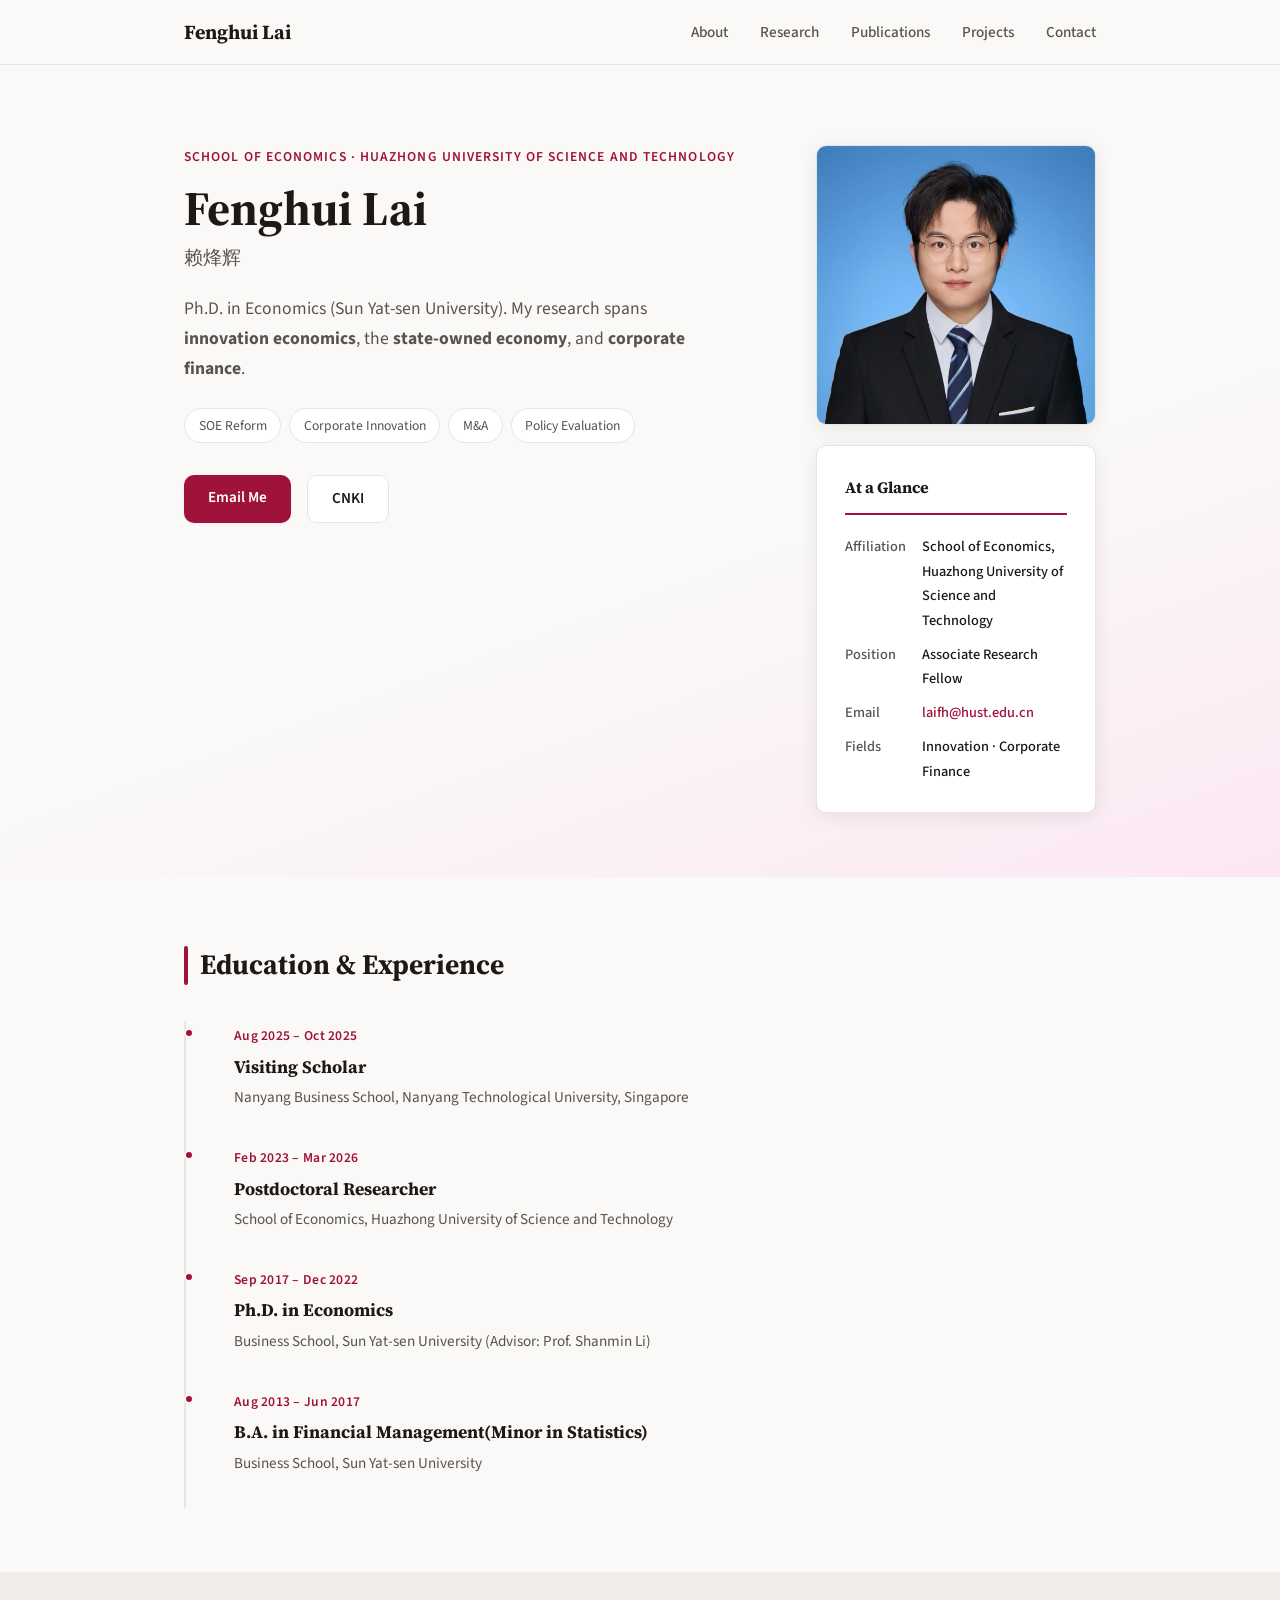
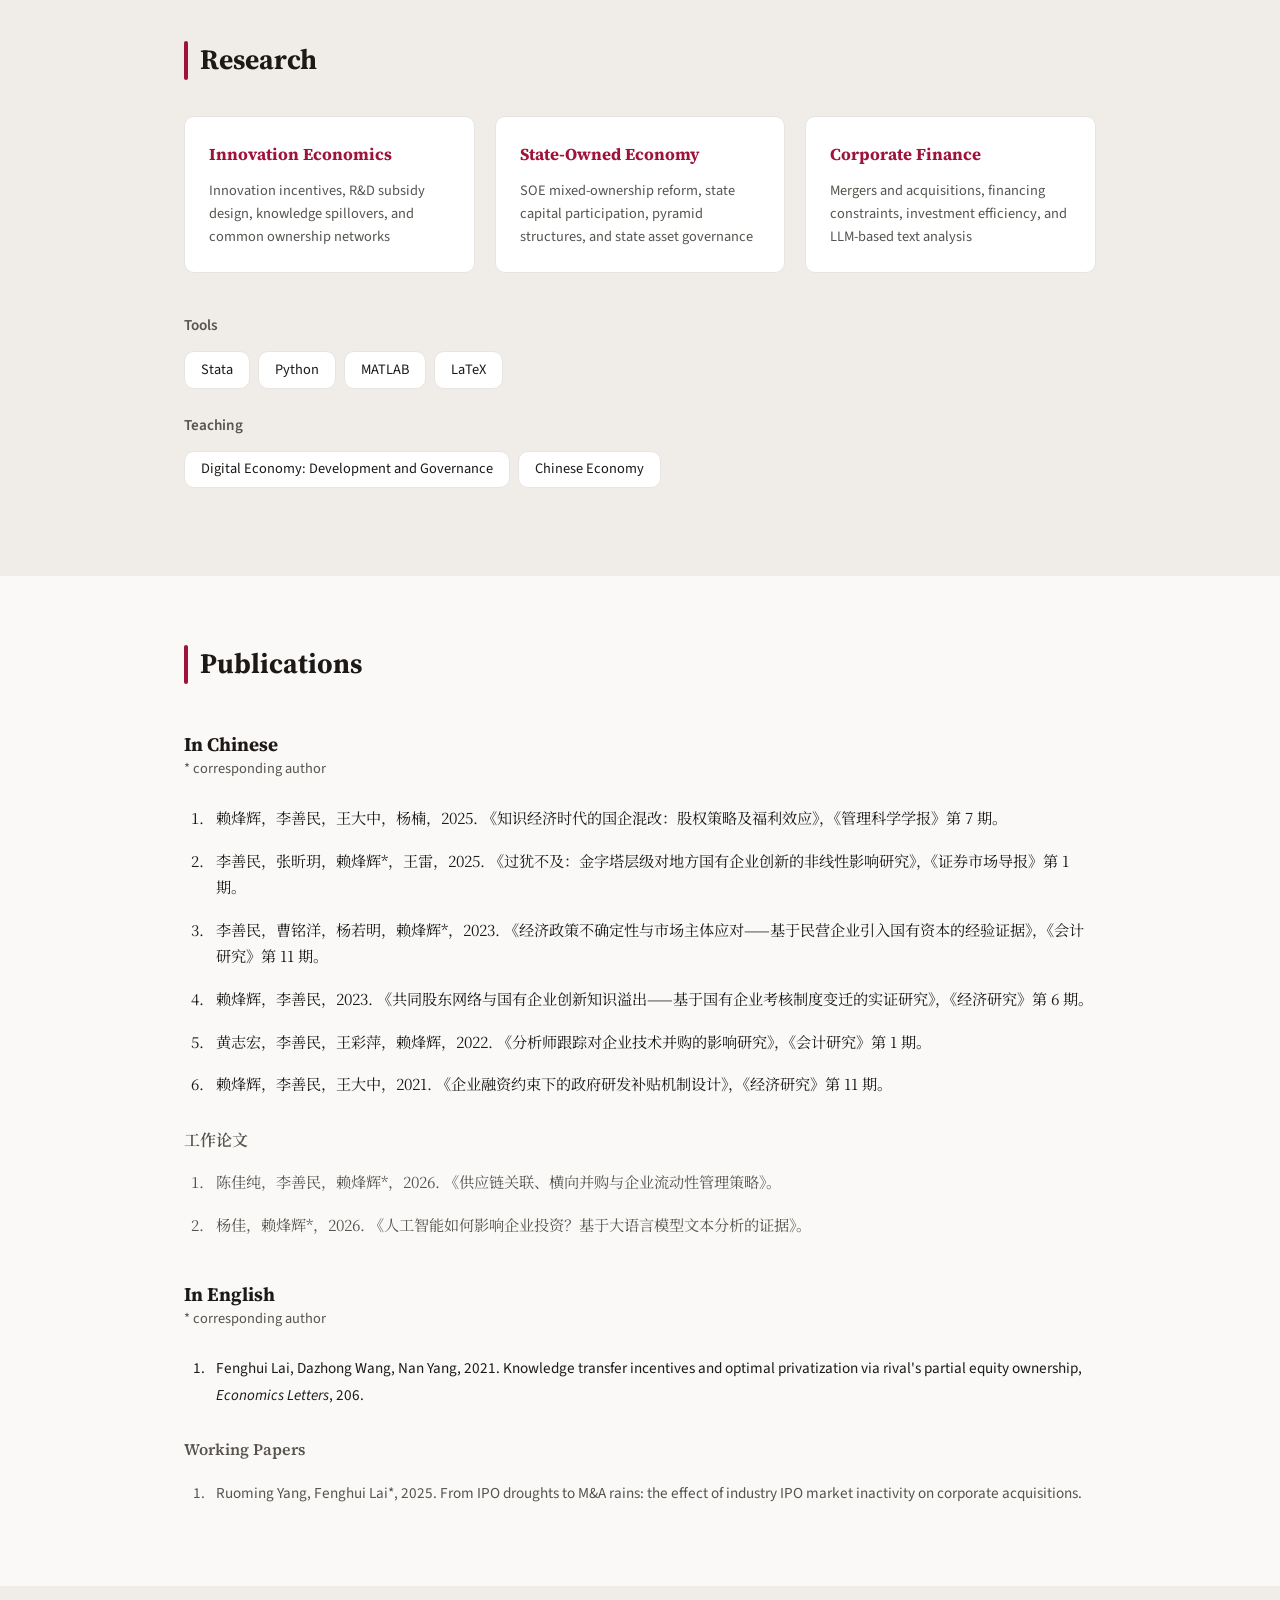
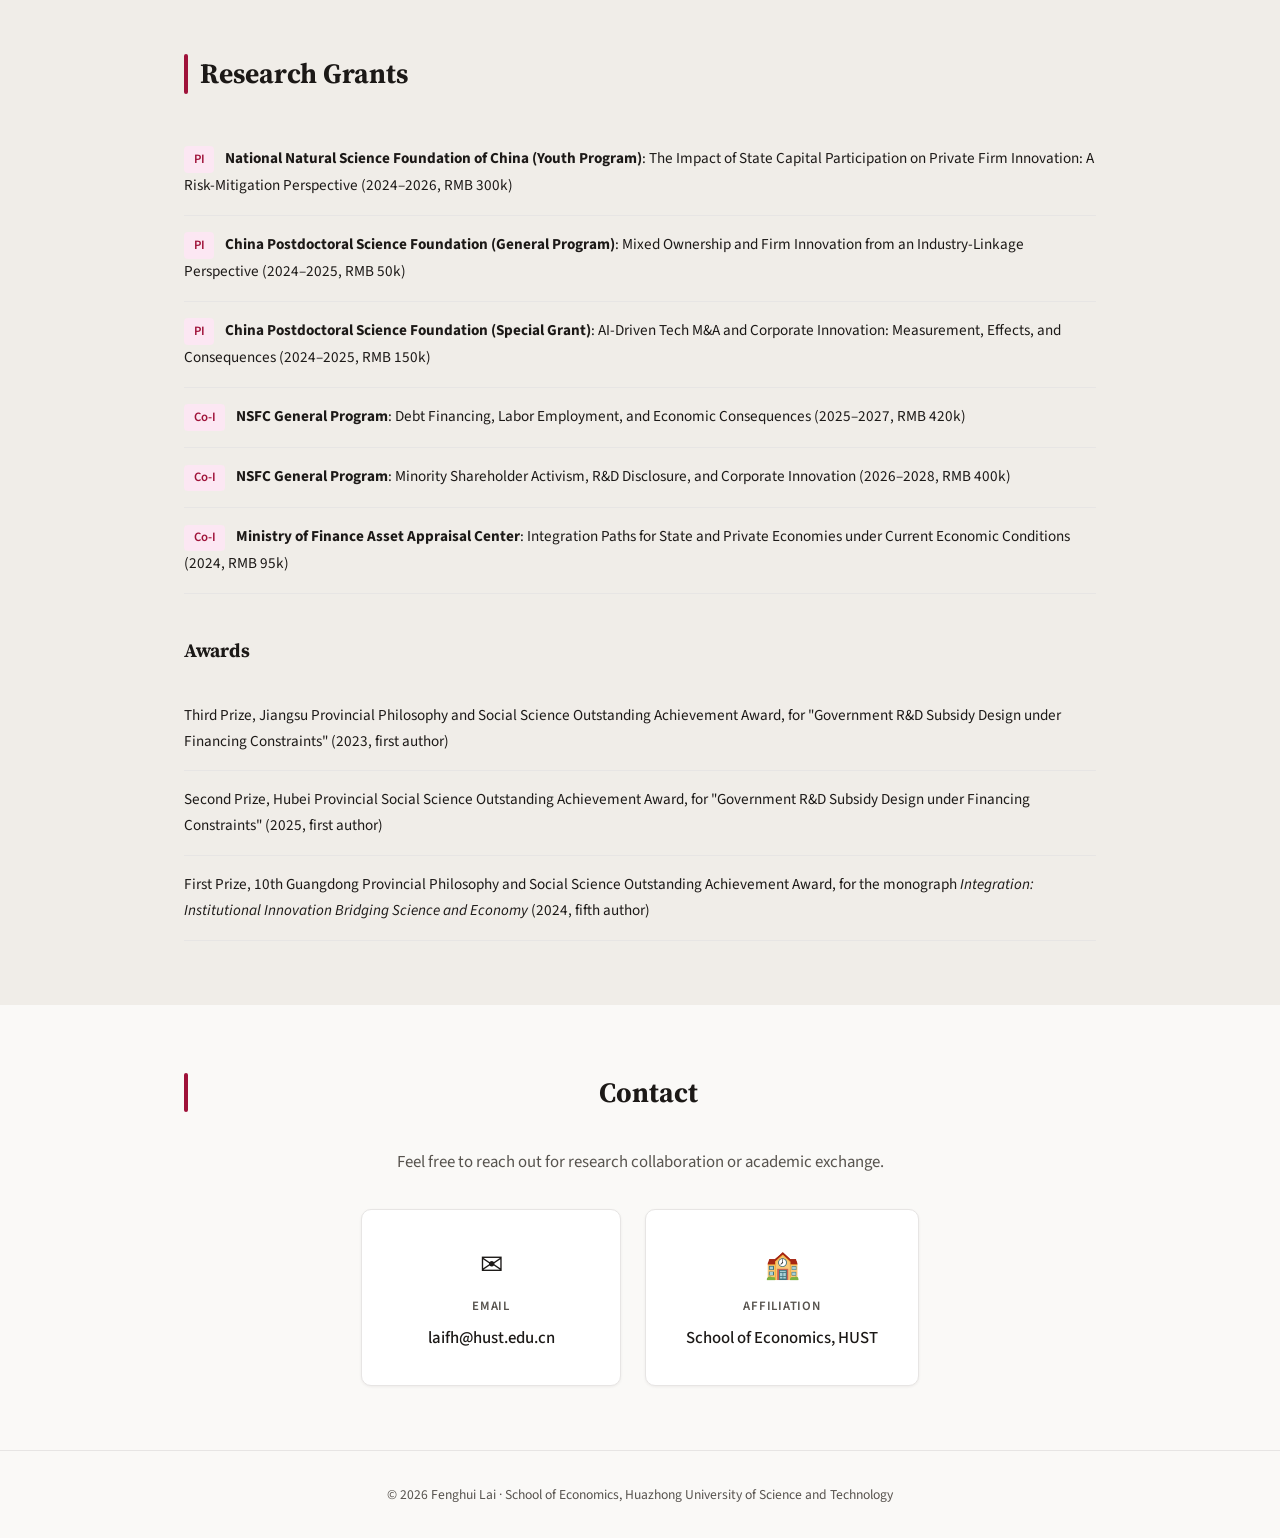
<file: index.html>
<!DOCTYPE html>
<html lang="en">
<head>
  <meta charset="UTF-8">
  <meta name="viewport" content="width=device-width, initial-scale=1.0">
  <meta name="description" content="Fenghui Lai - Associate Research Fellow at Huazhong University of Science and Technology. Research: innovation economics, state-owned economy, corporate finance.">
  <meta name="author" content="Fenghui Lai">
  <title>Fenghui Lai</title>
  <link rel="preconnect" href="https://fonts.googleapis.com">
  <link rel="preconnect" href="https://fonts.gstatic.com" crossorigin>
  <link href="https://fonts.googleapis.com/css2?family=Noto+Serif+SC:wght@400;600;700&family=Source+Serif+4:ital,wght@0,400;0,600;0,700;1,400&family=Source+Sans+3:wght@300;400;500;600&display=swap" rel="stylesheet">
  <link rel="stylesheet" href="css/style.css">
</head>
<body>
  <!-- 顶部导航栏 -->
  <header class="site-header">
    <nav class="nav container">
      <a href="#" class="nav-logo">Fenghui Lai</a>
      <ul class="nav-links">
        <li><a href="#about">About</a></li>
        <li><a href="#research">Research</a></li>
        <li><a href="#publications">Publications</a></li>
        <li><a href="#projects">Projects</a></li>
        <li><a href="#contact">Contact</a></li>
      </ul>
      <button class="nav-toggle" aria-label="Open menu" aria-expanded="false">
        <span></span>
        <span></span>
        <span></span>
      </button>
    </nav>
  </header>

  <main>
    <!-- 首页英雄区 -->
    <section class="hero">
      <div class="container hero-inner">
        <div class="hero-text">
          <p class="hero-label">School of Economics · Huazhong University of Science and Technology</p>
          <h1>Fenghui Lai</h1>
          <p class="hero-subtitle">赖烽辉</p>
          <p class="hero-desc">
            Ph.D. in Economics (Sun Yat-sen University). My research spans
            <strong>innovation economics</strong>, the <strong>state-owned economy</strong>,
            and <strong>corporate finance</strong>.
          </p>
          <div class="hero-tags">
            <span>SOE Reform</span>
            <span>Corporate Innovation</span>
            <span>M&amp;A</span>
            <span>Policy Evaluation</span>
          </div>
          <div class="hero-actions">
            <a href="mailto:laifh@hust.edu.cn" class="btn btn-primary">Email Me</a>
            <a href="https://www.cnki.net/" class="btn btn-outline" target="_blank" rel="noopener">CNKI</a>
          </div>
        </div>
        <div class="hero-aside">
          <!-- 个人照片 -->
          <div class="hero-photo-wrap">
            <img src="photo.jpg" alt="Fenghui Lai" class="hero-photo" width="280" height="280">
          </div>
          <div class="hero-card">
          <h3>At a Glance</h3>
          <dl>
            <dt>Affiliation</dt>
            <dd>School of Economics, Huazhong University of Science and Technology</dd>
            <dt>Position</dt>
            <dd>Associate Research Fellow</dd>
            <dt>Email</dt>
            <dd><a href="mailto:laifh@hust.edu.cn">laifh@hust.edu.cn</a></dd>
            <dt>Fields</dt>
            <dd>Innovation · Corporate Finance </dd>
          </dl>
          </div>
        </div>
      </div>
    </section>

    <!-- 教育背景与经历 -->
    <section id="about" class="section">
      <div class="container">
        <h2 class="section-title">Education &amp; Experience</h2>
        <div class="timeline">
          <article class="timeline-item">
            <time>Aug 2025 – Oct 2025</time>
            <h3>Visiting Scholar</h3>
            <p>Nanyang Business School, Nanyang Technological University, Singapore</p>
          </article>
          <article class="timeline-item">
            <time>Feb 2023 – Mar 2026</time>
            <h3>Postdoctoral Researcher</h3>
            <p>School of Economics, Huazhong University of Science and Technology</p>
          </article>
          <article class="timeline-item">
            <time>Sep 2017 – Dec 2022</time>
            <h3>Ph.D. in Economics</h3>
            <p>Business School, Sun Yat-sen University (Advisor: Prof. Shanmin Li)</p>
          </article>
          <article class="timeline-item">
            <time>Aug 2013 – Jun 2017</time>
            <h3>B.A. in Financial Management(Minor in Statistics)</h3>
            <p>Business School, Sun Yat-sen University</p>
          </article>
        </div>
      </div>
    </section>

    <!-- 研究领域 -->
    <section id="research" class="section section-alt">
      <div class="container">
        <h2 class="section-title">Research</h2>
        <div class="research-grid">
          <div class="research-card">
            <h3>Innovation Economics</h3>
            <p>Innovation incentives, R&amp;D subsidy design, knowledge spillovers, and common ownership networks</p>
          </div>
          <div class="research-card">
            <h3>State-Owned Economy</h3>
            <p>SOE mixed-ownership reform, state capital participation, pyramid structures, and state asset governance</p>
          </div>
          <div class="research-card">
            <h3>Corporate Finance</h3>
            <p>Mergers and acquisitions, financing constraints, investment efficiency, and LLM-based text analysis</p>
          </div>
        </div>
        <div class="skills-block">
          <h3>Tools</h3>
          <div class="skill-tags">
            <span>Stata</span>
            <span>Python</span>
            <span>MATLAB</span>
            <span>LaTeX</span>
          </div>
          <h3>Teaching</h3>
          <div class="skill-tags">
            <span>Digital Economy: Development and Governance</span>
            <span>Chinese Economy</span>
          </div>
        </div>
      </div>
    </section>

    <!-- 发表论文：中英文分开展示 -->
    <section id="publications" class="section">
      <div class="container">
        <h2 class="section-title">Publications</h2>

        <h3 class="subsection-title">In Chinese</h3>
        <p class="section-note zh-note">* corresponding author</p>
        <ol class="pub-list pub-zh">
          <li>
            赖烽辉，李善民，王大中，杨楠，2025. 《知识经济时代的国企混改：股权策略及福利效应》，《管理科学学报》第 7 期。
          </li>
          <li>
            李善民，张昕玥，赖烽辉*，王雷，2025. 《过犹不及：金字塔层级对地方国有企业创新的非线性影响研究》，《证券市场导报》第 1 期。
          </li>
          <li>
            李善民，曹铭洋，杨若明，赖烽辉*，2023. 《经济政策不确定性与市场主体应对——基于民营企业引入国有资本的经验证据》，《会计研究》第 11 期。
          </li>
          <li>
            赖烽辉，李善民，2023. 《共同股东网络与国有企业创新知识溢出——基于国有企业考核制度变迁的实证研究》，《经济研究》第 6 期。
          </li>
          <li>
            黄志宏，李善民，王彩萍，赖烽辉，2022. 《分析师跟踪对企业技术并购的影响研究》，《会计研究》第 1 期。
          </li>
          <li>
            赖烽辉，李善民，王大中，2021. 《企业融资约束下的政府研发补贴机制设计》，《经济研究》第 11 期。
          </li>
        </ol>

        <h4 class="subsubsection-title pub-zh">工作论文</h4>
        <ol class="pub-list pub-zh working">
          <li>
            陈佳纯，李善民，赖烽辉*，2026. 《供应链关联、横向并购与企业流动性管理策略》。
          </li>
          <li>
            杨佳，赖烽辉*，2026. 《人工智能如何影响企业投资？基于大语言模型文本分析的证据》。
          </li>
        </ol>

        <h3 class="subsection-title">In English</h3>
        <p class="section-note">* corresponding author</p>
        <ol class="pub-list">
          <li>
            Fenghui Lai, Dazhong Wang, Nan Yang, 2021. Knowledge transfer incentives and optimal privatization via rival's partial equity ownership, <em>Economics Letters</em>, 206.
          </li>
        </ol>

        <h4 class="subsubsection-title">Working Papers</h4>
        <ol class="pub-list working">
          <li>
            Ruoming Yang, Fenghui Lai*, 2025. From IPO droughts to M&amp;A rains: the effect of industry IPO market inactivity on corporate acquisitions.
          </li>
        </ol>
      </div>
    </section>

    <!-- 科研项目 -->
    <section id="projects" class="section section-alt">
      <div class="container">
        <h2 class="section-title">Research Grants</h2>
        <ul class="project-list">
          <li>
            <span class="project-role">PI</span>
            <strong>National Natural Science Foundation of China (Youth Program)</strong>: The Impact of State Capital Participation on Private Firm Innovation: A Risk-Mitigation Perspective (2024–2026, RMB 300k)
          </li>
          <li>
            <span class="project-role">PI</span>
            <strong>China Postdoctoral Science Foundation (General Program)</strong>: Mixed Ownership and Firm Innovation from an Industry-Linkage Perspective (2024–2025, RMB 50k)
          </li>
          <li>
            <span class="project-role">PI</span>
            <strong>China Postdoctoral Science Foundation (Special Grant)</strong>: AI-Driven Tech M&amp;A and Corporate Innovation: Measurement, Effects, and Consequences (2024–2025, RMB 150k)
          </li>
          <li>
            <span class="project-role">Co-I</span>
            <strong>NSFC General Program</strong>: Debt Financing, Labor Employment, and Economic Consequences (2025–2027, RMB 420k)
          </li>
          <li>
            <span class="project-role">Co-I</span>
            <strong>NSFC General Program</strong>: Minority Shareholder Activism, R&amp;D Disclosure, and Corporate Innovation (2026–2028, RMB 400k)
          </li>
          <li>
            <span class="project-role">Co-I</span>
            <strong>Ministry of Finance Asset Appraisal Center</strong>: Integration Paths for State and Private Economies under Current Economic Conditions (2024, RMB 95k)
          </li>
        </ul>

        <h3 class="subsection-title">Awards</h3>
        <ul class="award-list">
          <li>Third Prize, Jiangsu Provincial Philosophy and Social Science Outstanding Achievement Award, for "Government R&amp;D Subsidy Design under Financing Constraints" (2023, first author)</li>
          <li>Second Prize, Hubei Provincial Social Science Outstanding Achievement Award, for "Government R&amp;D Subsidy Design under Financing Constraints" (2025, first author)</li>
          <li>First Prize, 10th Guangdong Provincial Philosophy and Social Science Outstanding Achievement Award, for the monograph <em>Integration: Institutional Innovation Bridging Science and Economy</em> (2024, fifth author)</li>
        </ul>

      </div>
    </section>

    <!-- 联系方式 -->
    <section id="contact" class="section contact-section">
      <div class="container contact-inner">
        <h2 class="section-title">Contact</h2>
        <p>Feel free to reach out for research collaboration or academic exchange.</p>
        <div class="contact-cards">
          <a href="mailto:laifh@hust.edu.cn" class="contact-card">
            <span class="contact-icon">✉</span>
            <span class="contact-label">Email</span>
            <span class="contact-value">laifh@hust.edu.cn</span>
          </a>
          <div class="contact-card">
            <span class="contact-icon">🏫</span>
            <span class="contact-label">Affiliation</span>
            <span class="contact-value">School of Economics, HUST</span>
          </div>
        </div>
      </div>
    </section>
  </main>

  <!-- 页脚 -->
  <footer class="site-footer">
    <div class="container">
      <p>© <span id="year"></span> Fenghui Lai · School of Economics, Huazhong University of Science and Technology</p>
    </div>
  </footer>

  <script src="js/main.js"></script>
</body>
</html>
</file>
<file: css/style.css>
/* ===== CSS 变量：配色与排版 ===== */
:root {
  --color-bg: #faf9f7;
  --color-bg-alt: #f0ede8;
  --color-surface: #ffffff;
  --color-text: #1c1917;
  --color-text-muted: #57534e;
  --color-accent: #9f1239;
  --color-accent-light: #fce7f3;
  --color-border: #e7e5e4;
  --font-serif: "Source Serif 4", "Noto Serif SC", Georgia, serif;
  --font-serif-zh: "Noto Serif SC", "Songti SC", serif;
  --font-sans: "Source Sans 3", -apple-system, sans-serif;
  --shadow-sm: 0 1px 3px rgba(28, 25, 23, 0.06);
  --shadow-md: 0 4px 20px rgba(28, 25, 23, 0.08);
  --radius: 10px;
  --max-width: 960px;
}

/* ===== 全局重置与基础样式 ===== */
*,
*::before,
*::after {
  box-sizing: border-box;
  margin: 0;
  padding: 0;
}

html {
  scroll-behavior: smooth;
}

body {
  font-family: var(--font-sans);
  font-size: 1.05rem;
  line-height: 1.7;
  color: var(--color-text);
  background: var(--color-bg);
}

a {
  color: var(--color-accent);
  text-decoration: none;
  transition: opacity 0.2s;
}

a:hover {
  opacity: 0.8;
}

.container {
  max-width: var(--max-width);
  margin: 0 auto;
  padding: 0 1.5rem;
}

/* ===== 导航栏 ===== */
.site-header {
  position: sticky;
  top: 0;
  z-index: 100;
  background: rgba(250, 249, 247, 0.92);
  backdrop-filter: blur(12px);
  border-bottom: 1px solid var(--color-border);
}

.nav {
  display: flex;
  align-items: center;
  justify-content: space-between;
  height: 64px;
}

.nav-logo {
  font-family: var(--font-serif);
  font-size: 1.25rem;
  font-weight: 700;
  color: var(--color-text);
}

.nav-links {
  display: flex;
  gap: 2rem;
  list-style: none;
}

.nav-links a {
  color: var(--color-text-muted);
  font-size: 0.95rem;
  font-weight: 500;
}

.nav-links a:hover {
  color: var(--color-accent);
  opacity: 1;
}

.nav-toggle {
  display: none;
  flex-direction: column;
  gap: 5px;
  background: none;
  border: none;
  cursor: pointer;
  padding: 4px;
}

.nav-toggle span {
  display: block;
  width: 22px;
  height: 2px;
  background: var(--color-text);
  transition: transform 0.3s;
}

/* ===== 英雄区 ===== */
.hero {
  padding: 5rem 0 4rem;
  background: linear-gradient(160deg, var(--color-bg) 60%, var(--color-accent-light) 100%);
}

.hero-inner {
  display: grid;
  grid-template-columns: 1fr 280px;
  gap: 3rem;
  align-items: start;
}

/* 右侧栏：照片 + 信息卡片 */
.hero-aside {
  display: flex;
  flex-direction: column;
  gap: 1.25rem;
}

/* 照片容器 */
.hero-photo-wrap {
  overflow: hidden;
  border-radius: var(--radius);
  border: 1px solid var(--color-border);
  box-shadow: var(--shadow-md);
  background: var(--color-surface);
}

/* 个人照片 */
.hero-photo {
  display: block;
  width: 100%;
  height: auto;
  aspect-ratio: 1;
  object-fit: cover;
  object-position: center top;
}

.hero-label {
  font-size: 0.85rem;
  font-weight: 600;
  letter-spacing: 0.08em;
  text-transform: uppercase;
  color: var(--color-accent);
  margin-bottom: 0.75rem;
}

.hero h1 {
  font-family: var(--font-serif);
  font-size: 3rem;
  font-weight: 700;
  line-height: 1.2;
  margin-bottom: 0.25rem;
}

.hero-subtitle {
  font-size: 1.2rem;
  color: var(--color-text-muted);
  margin-bottom: 1.25rem;
}

.hero-desc {
  font-size: 1.1rem;
  color: var(--color-text-muted);
  max-width: 520px;
  margin-bottom: 1.5rem;
}

.hero-tags {
  display: flex;
  flex-wrap: wrap;
  gap: 0.5rem;
  margin-bottom: 2rem;
}

.hero-tags span {
  padding: 0.3rem 0.85rem;
  background: var(--color-surface);
  border: 1px solid var(--color-border);
  border-radius: 999px;
  font-size: 0.85rem;
  color: var(--color-text-muted);
}

.hero-actions {
  display: flex;
  gap: 1rem;
}

.btn {
  display: inline-block;
  padding: 0.65rem 1.5rem;
  border-radius: var(--radius);
  font-weight: 600;
  font-size: 0.95rem;
  transition: transform 0.15s, box-shadow 0.15s;
}

.btn:hover {
  opacity: 1;
  transform: translateY(-1px);
}

.btn-primary {
  background: var(--color-accent);
  color: #fff;
  box-shadow: var(--shadow-sm);
}

.btn-outline {
  border: 1.5px solid var(--color-border);
  color: var(--color-text);
  background: var(--color-surface);
}

.hero-card {
  background: var(--color-surface);
  border: 1px solid var(--color-border);
  border-radius: var(--radius);
  padding: 1.75rem;
  box-shadow: var(--shadow-md);
}

.hero-card h3 {
  font-family: var(--font-serif);
  font-size: 1rem;
  margin-bottom: 1.25rem;
  padding-bottom: 0.75rem;
  border-bottom: 2px solid var(--color-accent);
}

.hero-card dl {
  display: grid;
  grid-template-columns: auto 1fr;
  gap: 0.6rem 1rem;
  font-size: 0.9rem;
}

.hero-card dt {
  color: var(--color-text-muted);
  font-weight: 500;
}

.hero-card dd {
  font-weight: 500;
}

/* ===== 通用区块 ===== */
.section {
  padding: 4rem 0;
}

.section-alt {
  background: var(--color-bg-alt);
}

.section-title {
  font-family: var(--font-serif);
  font-size: 1.75rem;
  font-weight: 700;
  margin-bottom: 2rem;
  position: relative;
  padding-left: 1rem;
}

.section-title::before {
  content: "";
  position: absolute;
  left: 0;
  top: 0.15em;
  bottom: 0.15em;
  width: 4px;
  background: var(--color-accent);
  border-radius: 2px;
}

.section-note {
  color: var(--color-text-muted);
  font-size: 0.9rem;
  margin-top: -1.5rem;
  margin-bottom: 1.5rem;
}

.subsection-title {
  font-family: var(--font-serif);
  font-size: 1.2rem;
  margin: 2.5rem 0 1.25rem;
  color: var(--color-text);
}

.subsubsection-title {
  font-family: var(--font-serif);
  font-size: 1rem;
  font-weight: 600;
  margin: 1.75rem 0 1rem;
  color: var(--color-text-muted);
}

/* 中文论文列表使用衬线中文字体 */
.pub-list.pub-zh {
  font-family: var(--font-serif-zh);
  font-size: 0.98rem;
}

.pub-zh.subsubsection-title {
  font-family: var(--font-serif-zh);
}

/* ===== 时间线 ===== */
.timeline {
  position: relative;
  padding-left: 1.5rem;
  border-left: 2px solid var(--color-border);
}

.timeline-item {
  position: relative;
  padding-bottom: 2rem;
  padding-left: 1.5rem;
}

.timeline-item::before {
  content: "";
  position: absolute;
  left: -1.65rem;
  top: 0.45rem;
  width: 10px;
  height: 10px;
  background: var(--color-accent);
  border-radius: 50%;
  border: 2px solid var(--color-bg);
}

.timeline-item time {
  font-size: 0.85rem;
  font-weight: 600;
  color: var(--color-accent);
  letter-spacing: 0.02em;
}

.timeline-item h3 {
  font-family: var(--font-serif);
  font-size: 1.1rem;
  margin: 0.2rem 0 0.15rem;
}

.timeline-item p {
  color: var(--color-text-muted);
  font-size: 0.95rem;
}

/* ===== 研究领域卡片 ===== */
.research-grid {
  display: grid;
  grid-template-columns: repeat(3, 1fr);
  gap: 1.25rem;
  margin-bottom: 2.5rem;
}

.research-card {
  background: var(--color-surface);
  border: 1px solid var(--color-border);
  border-radius: var(--radius);
  padding: 1.5rem;
  transition: box-shadow 0.2s;
}

.research-card:hover {
  box-shadow: var(--shadow-md);
}

.research-card h3 {
  font-family: var(--font-serif);
  font-size: 1.05rem;
  margin-bottom: 0.6rem;
  color: var(--color-accent);
}

.research-card p {
  font-size: 0.9rem;
  color: var(--color-text-muted);
  line-height: 1.6;
}

.skills-block h3 {
  font-size: 0.95rem;
  font-weight: 600;
  margin-bottom: 0.75rem;
  color: var(--color-text-muted);
}

.skills-block h3 + .skill-tags {
  margin-bottom: 1.5rem;
}

.skill-tags {
  display: flex;
  flex-wrap: wrap;
  gap: 0.5rem;
}

.skill-tags span {
  padding: 0.35rem 1rem;
  background: var(--color-surface);
  border: 1px solid var(--color-border);
  border-radius: var(--radius);
  font-size: 0.9rem;
}

/* ===== 论文列表 ===== */
.pub-list {
  padding-left: 1.5rem;
}

.pub-list li {
  margin-bottom: 1rem;
  padding-left: 0.5rem;
  font-size: 0.95rem;
  line-height: 1.75;
}

.pub-list.working li {
  color: var(--color-text-muted);
}

.pub-list em {
  font-style: italic;
}

/* ===== 项目与获奖列表 ===== */
.project-list,
.award-list,
.report-list {
  list-style: none;
}

.project-list li,
.award-list li,
.report-list li {
  padding: 1rem 0;
  border-bottom: 1px solid var(--color-border);
  font-size: 0.95rem;
  line-height: 1.7;
}

.project-role {
  display: inline-block;
  padding: 0.15rem 0.6rem;
  background: var(--color-accent-light);
  color: var(--color-accent);
  border-radius: 4px;
  font-size: 0.8rem;
  font-weight: 600;
  margin-right: 0.5rem;
}

/* ===== 联系区块 ===== */
.contact-section {
  text-align: center;
}

.contact-inner p {
  color: var(--color-text-muted);
  margin-bottom: 2rem;
}

.contact-cards {
  display: flex;
  justify-content: center;
  gap: 1.5rem;
  flex-wrap: wrap;
}

.contact-card {
  display: flex;
  flex-direction: column;
  align-items: center;
  gap: 0.4rem;
  padding: 2rem 2.5rem;
  background: var(--color-surface);
  border: 1px solid var(--color-border);
  border-radius: var(--radius);
  box-shadow: var(--shadow-sm);
  min-width: 260px;
  transition: box-shadow 0.2s, transform 0.2s;
  color: var(--color-text);
}

a.contact-card:hover {
  box-shadow: var(--color-shadow-md);
  transform: translateY(-2px);
  opacity: 1;
}

.contact-icon {
  font-size: 1.75rem;
}

.contact-label {
  font-size: 0.8rem;
  font-weight: 600;
  text-transform: uppercase;
  letter-spacing: 0.06em;
  color: var(--color-text-muted);
}

.contact-value {
  font-weight: 500;
}

/* ===== 页脚 ===== */
.site-footer {
  padding: 2rem 0;
  border-top: 1px solid var(--color-border);
  text-align: center;
  font-size: 0.85rem;
  color: var(--color-text-muted);
}

/* ===== 响应式：平板与手机 ===== */
@media (max-width: 768px) {
  .nav-links {
    display: none;
    position: absolute;
    top: 64px;
    left: 0;
    right: 0;
    flex-direction: column;
    gap: 0;
    background: var(--color-surface);
    border-bottom: 1px solid var(--color-border);
    padding: 1rem 0;
  }

  .nav-links.open {
    display: flex;
  }

  .nav-links li a {
    display: block;
    padding: 0.75rem 1.5rem;
  }

  .nav-toggle {
    display: flex;
  }

  .hero-inner {
    grid-template-columns: 1fr;
  }

  /* 手机端照片居中显示 */
  .hero-aside {
    max-width: 280px;
    margin: 0 auto;
  }

  .hero h1 {
    font-size: 2.25rem;
  }

  .research-grid {
    grid-template-columns: 1fr;
  }
}
</file>
